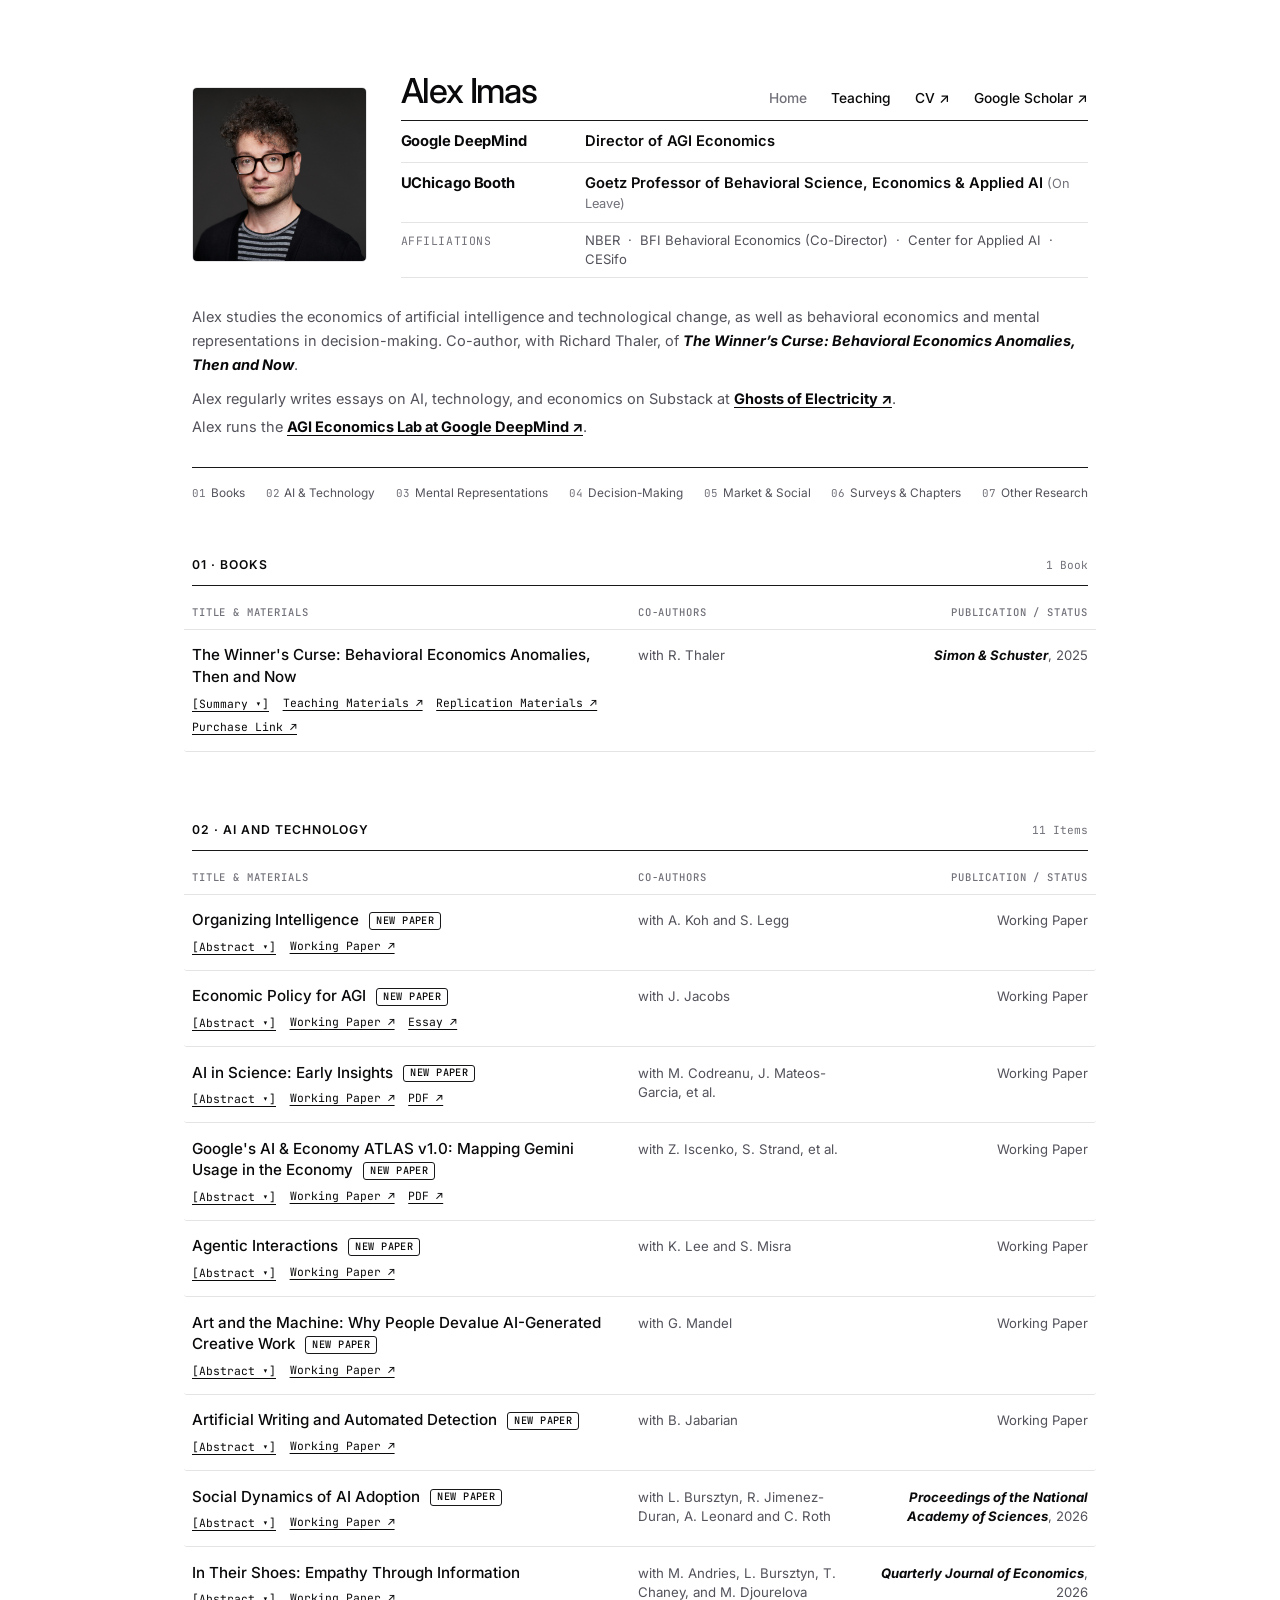
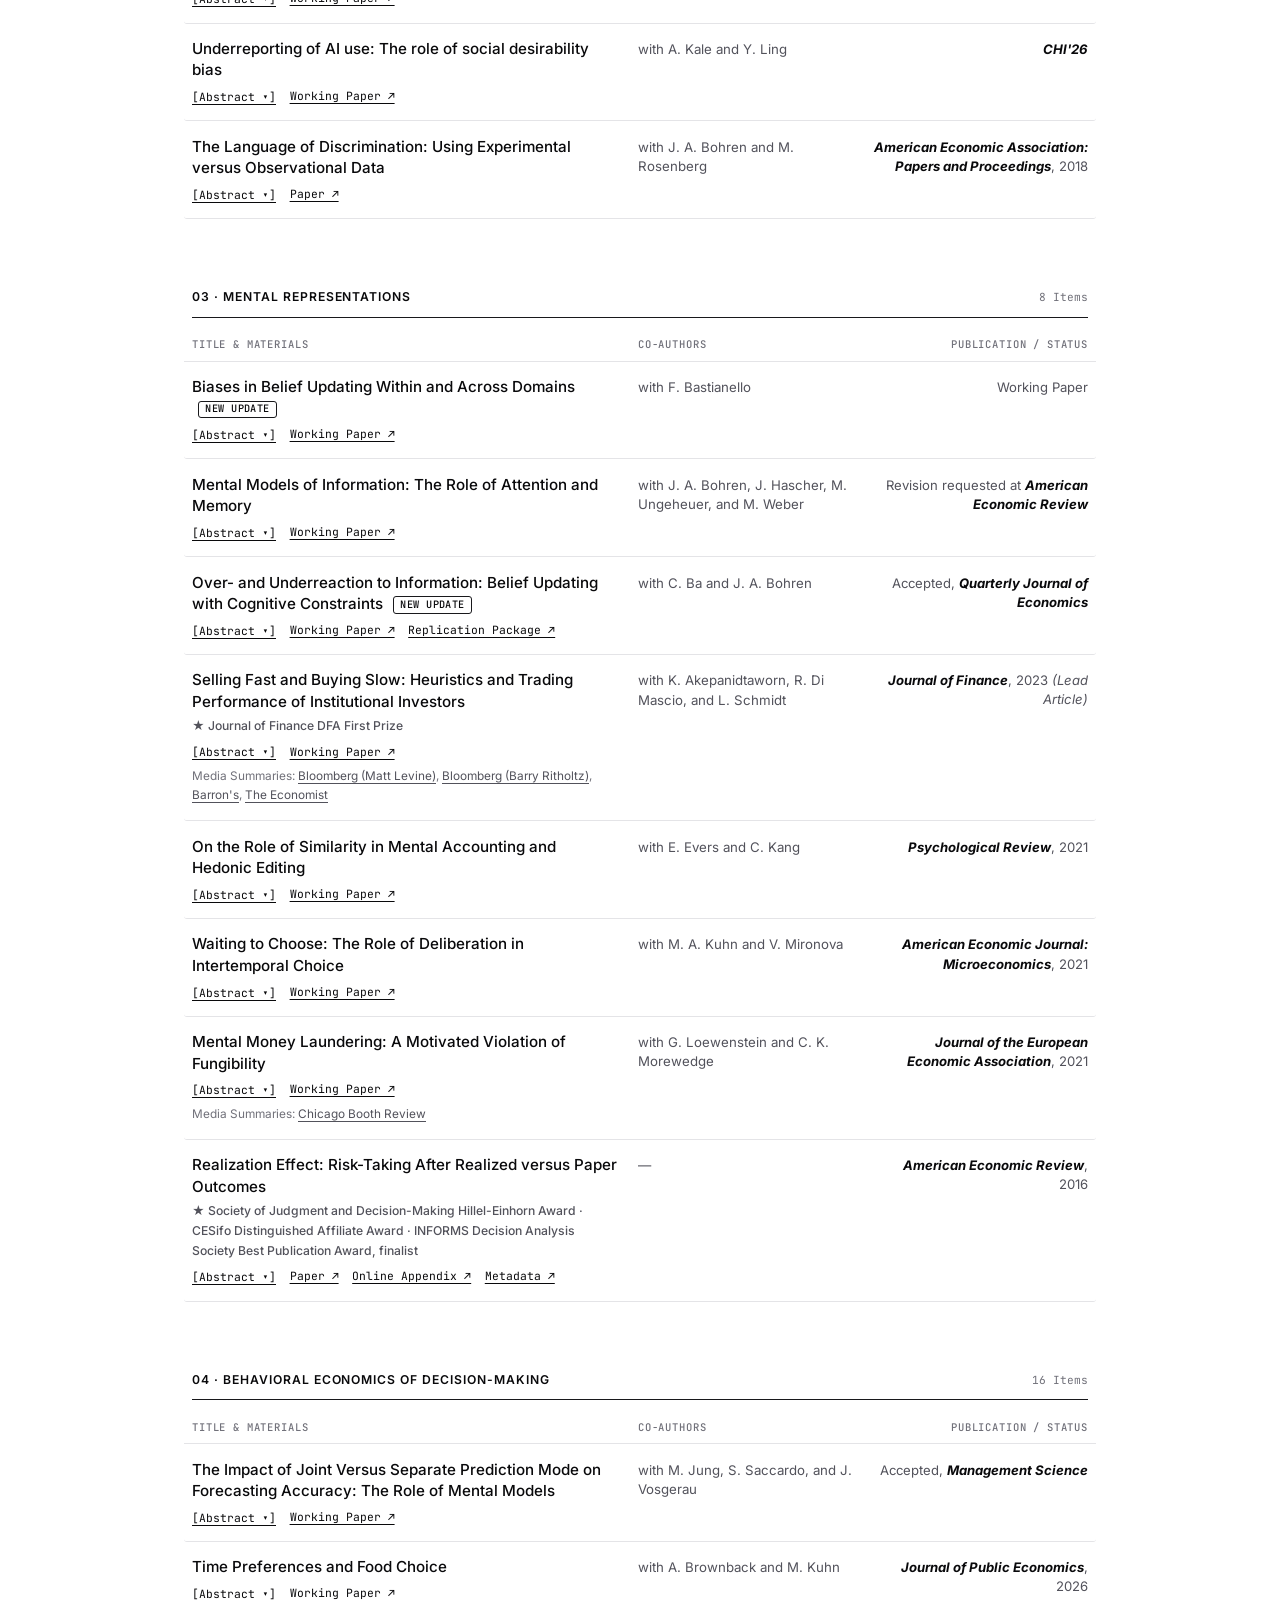
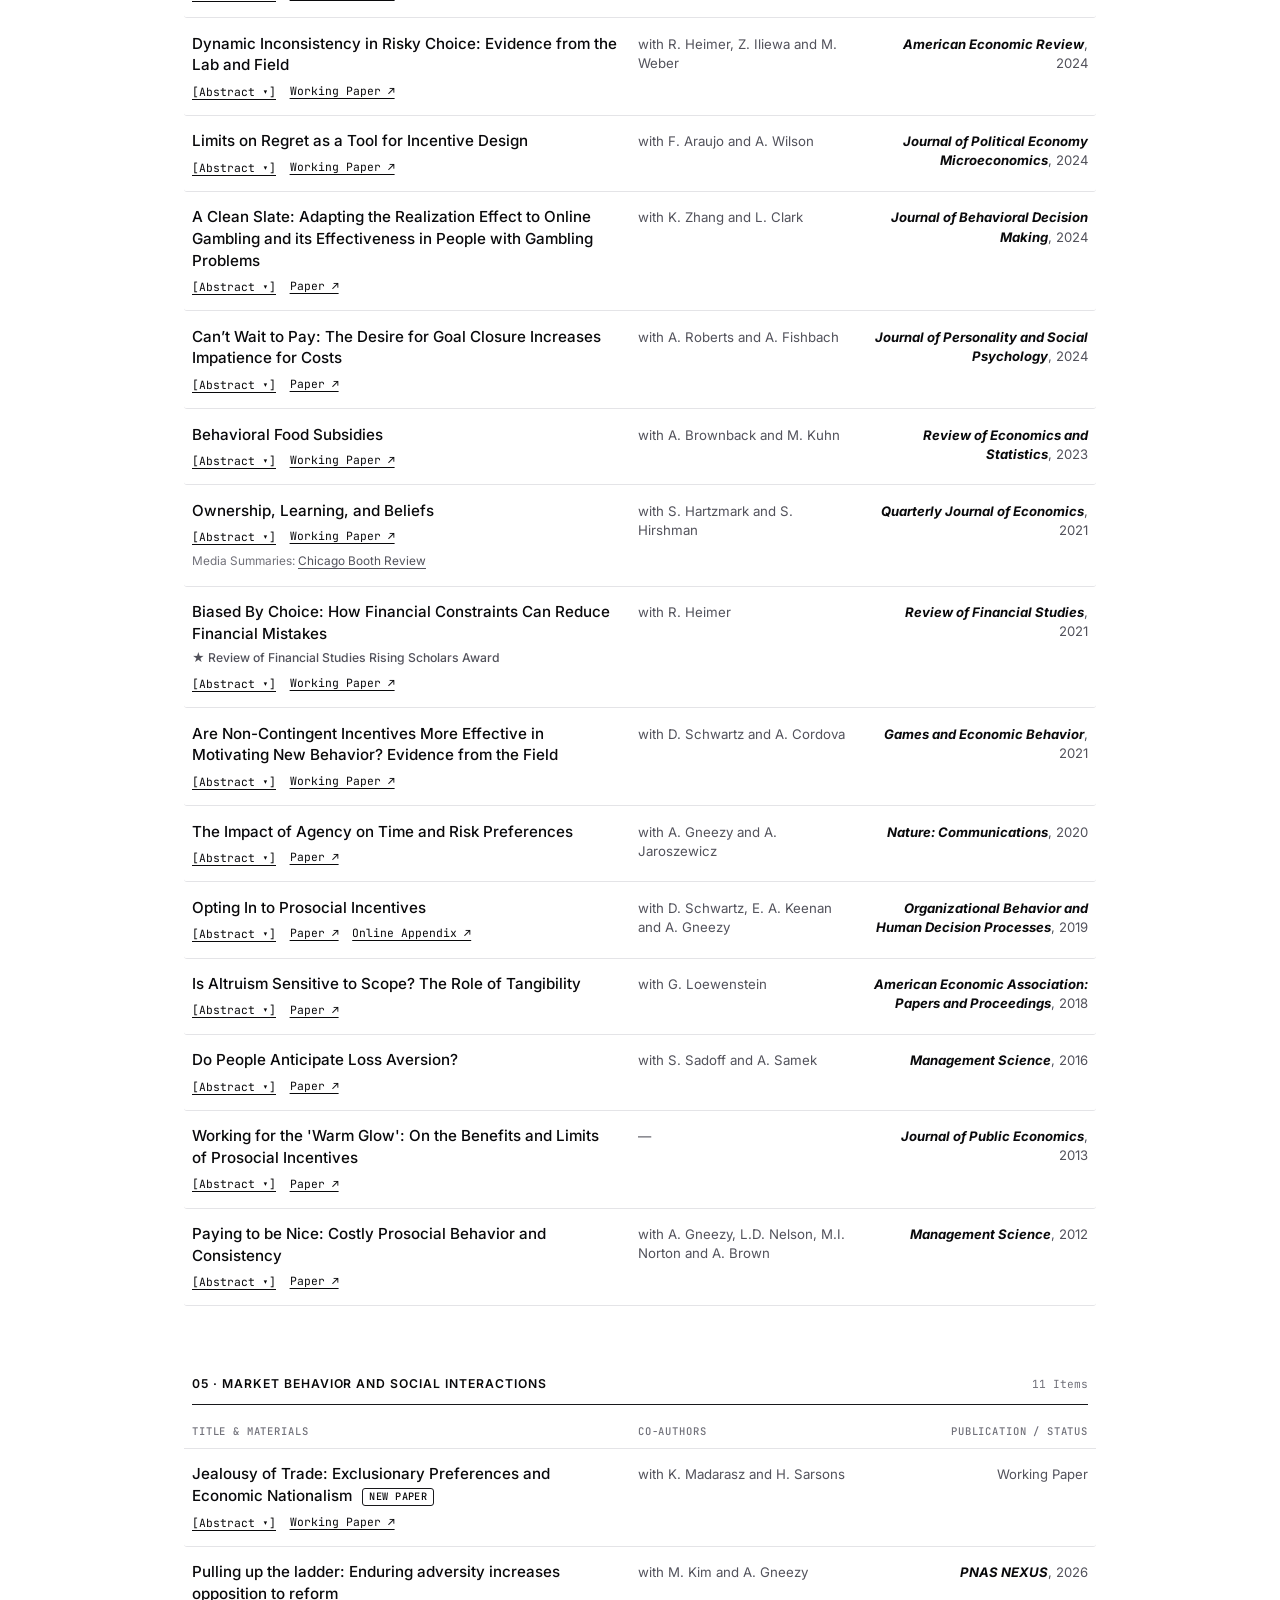
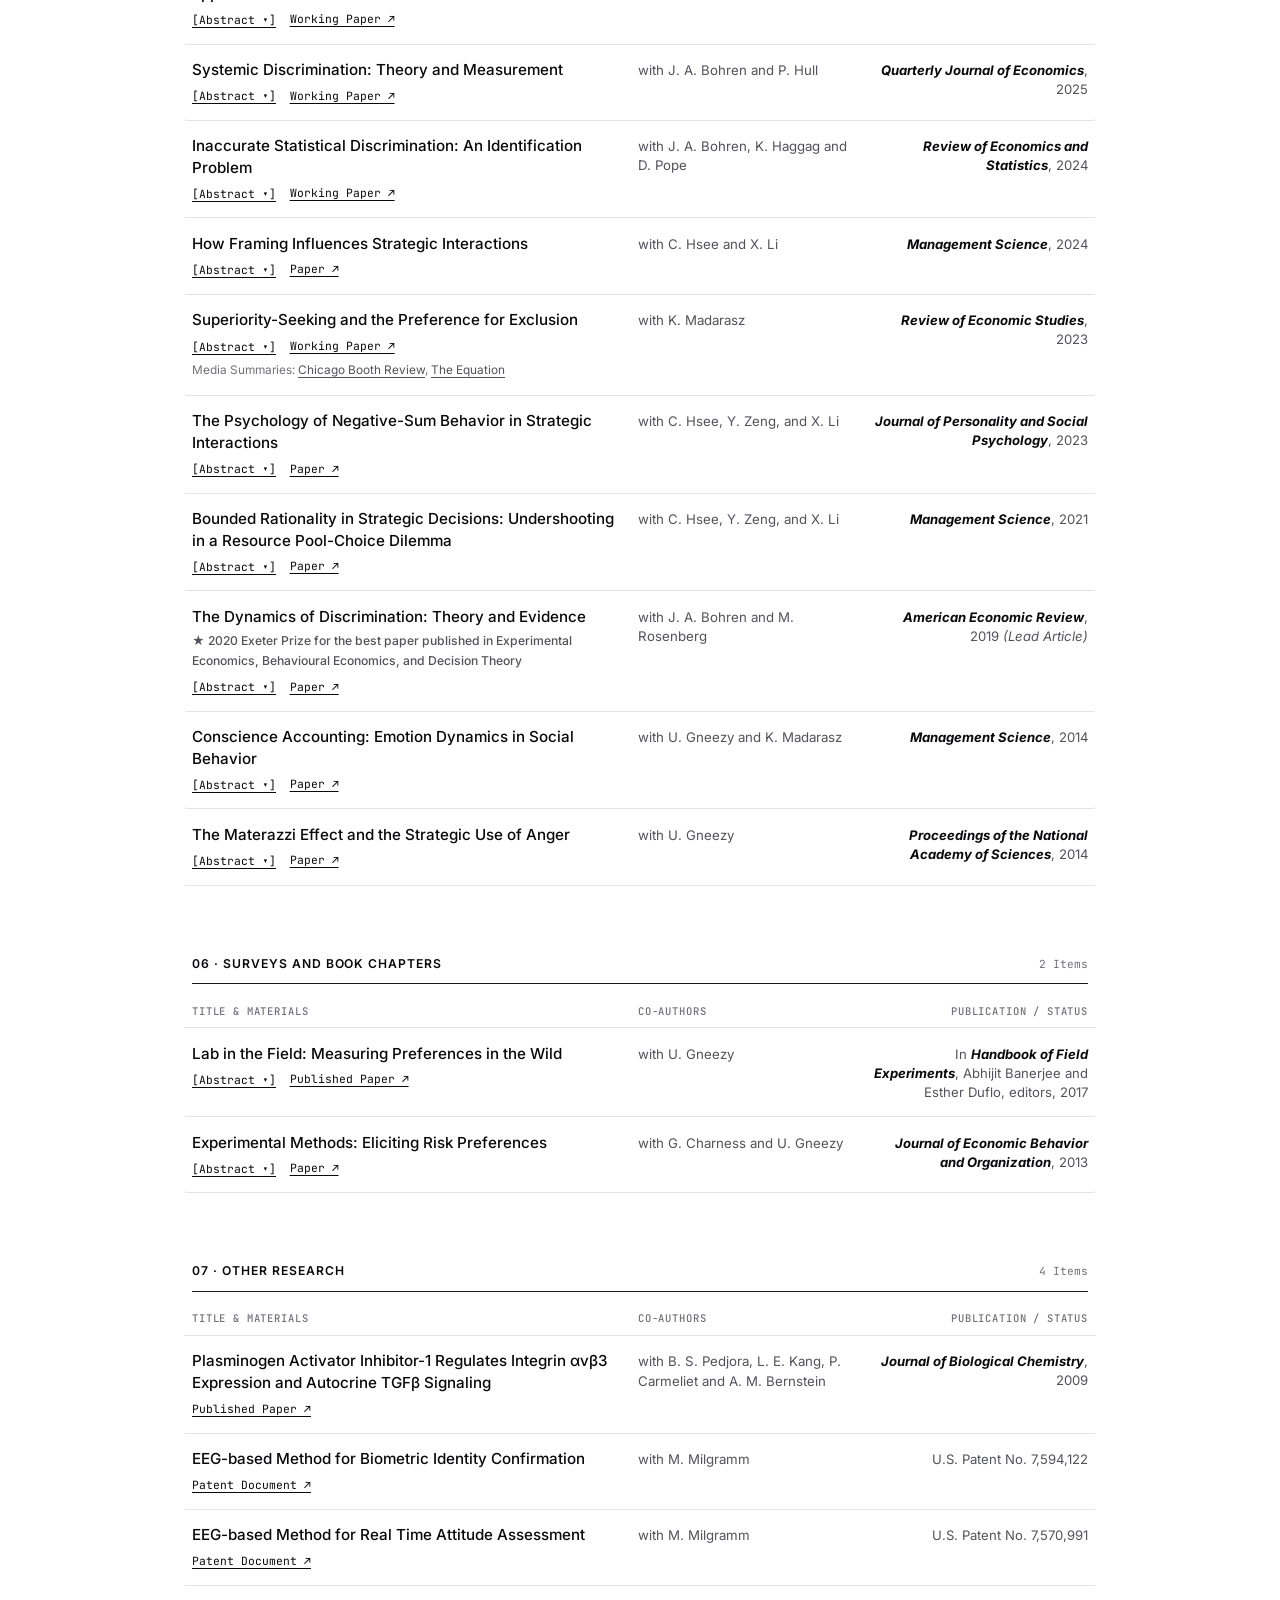
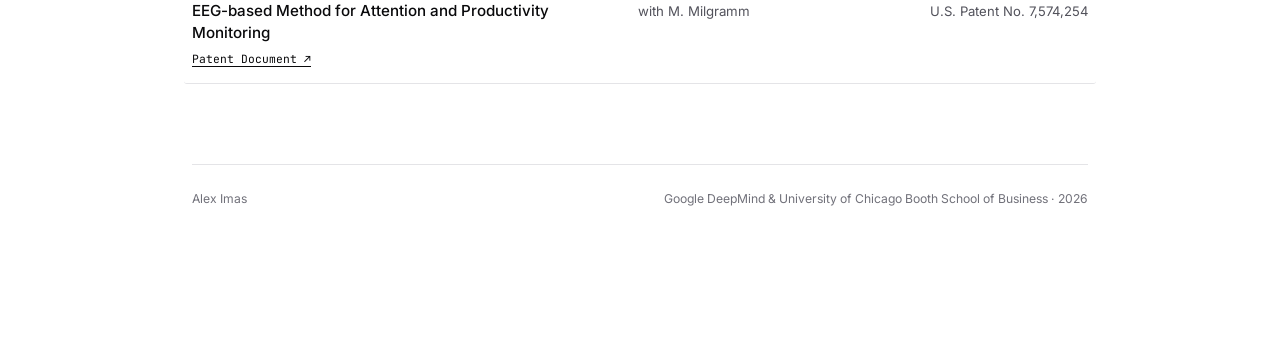
<file: index.html>
<!DOCTYPE html>
<html lang="en" data-design="index">
<head>
  <meta charset="UTF-8" />
  <meta name="viewport" content="width=device-width, initial-scale=1.0" />
  <title>Alex Imas</title>
  <meta name="description" content="Alex Imas — Director of AGI Economics at Google DeepMind and Roger L. and Rachel M. Goetz Professor of Behavioral Science, Economics, and Applied AI at the University of Chicago Booth School of Business." />
  <link rel="stylesheet" href="static/css/styles.css?v=1793289025" />
</head>
<body>

  <div class="page-shell">
    <!-- Top Header / Profile & Bio -->
    <header class="site-intro" id="site-intro"></header>

    <!-- Main Content Column -->
    <main>
      <!-- Dynamic Sections (01 Books through 08 Teaching) -->
      <div id="sections-container"></div>

      <footer class="minimal-footer">
        <span>Alex Imas</span>
        <span>Google DeepMind &amp; University of Chicago Booth School of Business · 2026</span>
      </footer>
    </main>
  </div>

  <script src="static/js/data.js?v=1793289025"></script>
  <script src="static/js/app.js?v=1793289025"></script>
</body>
</html>
</file>
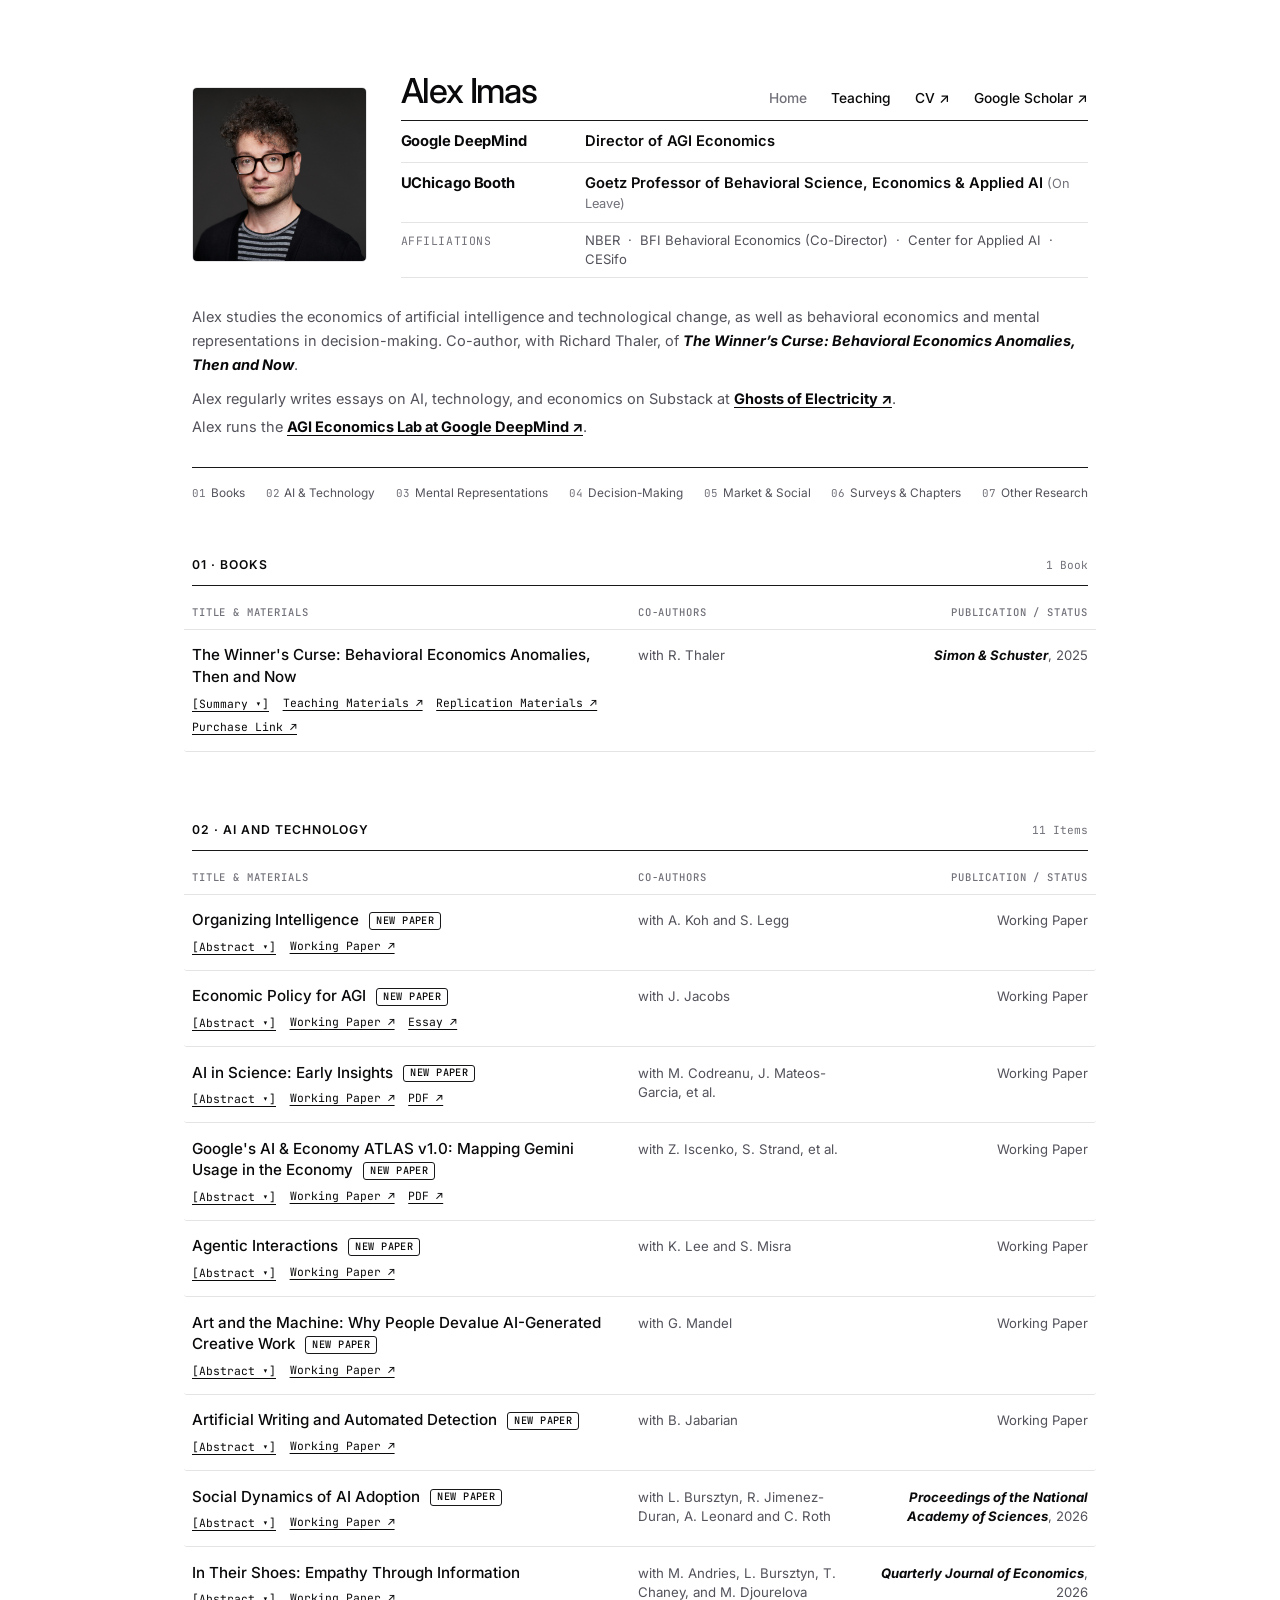
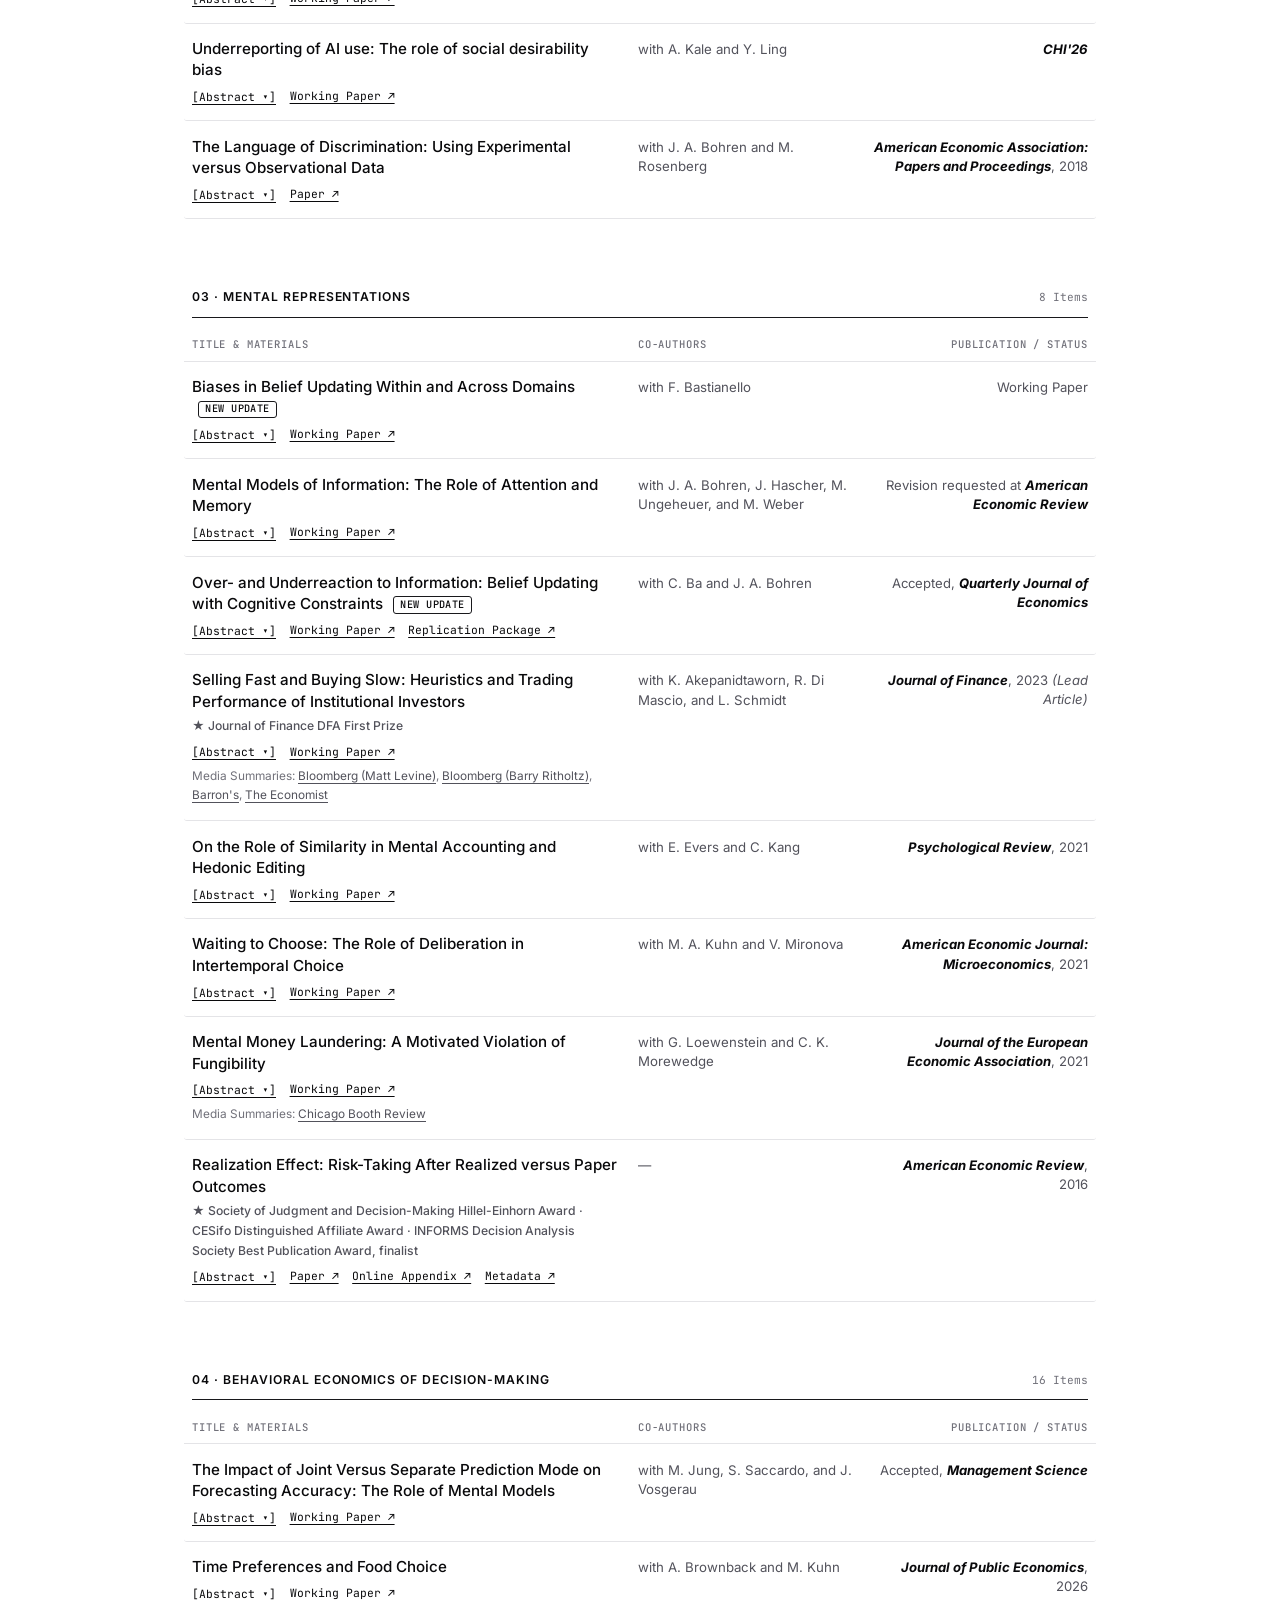
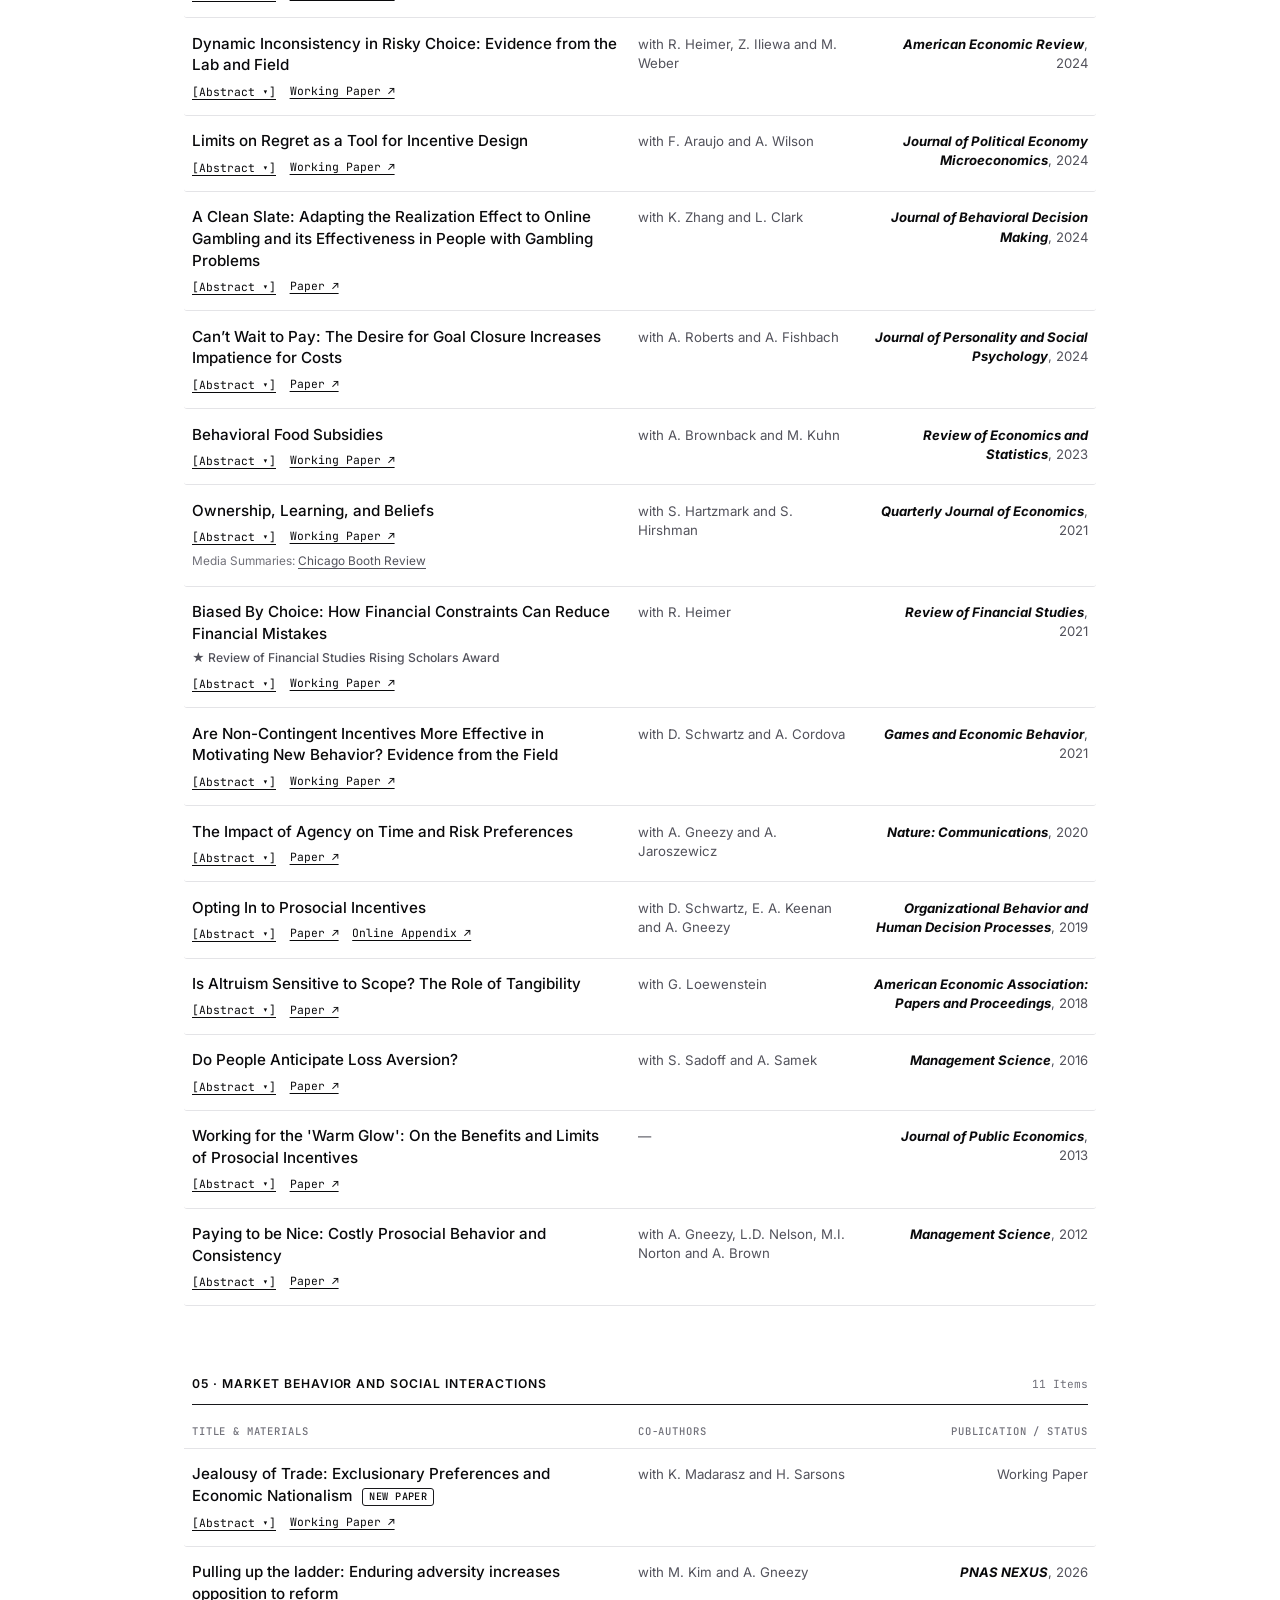
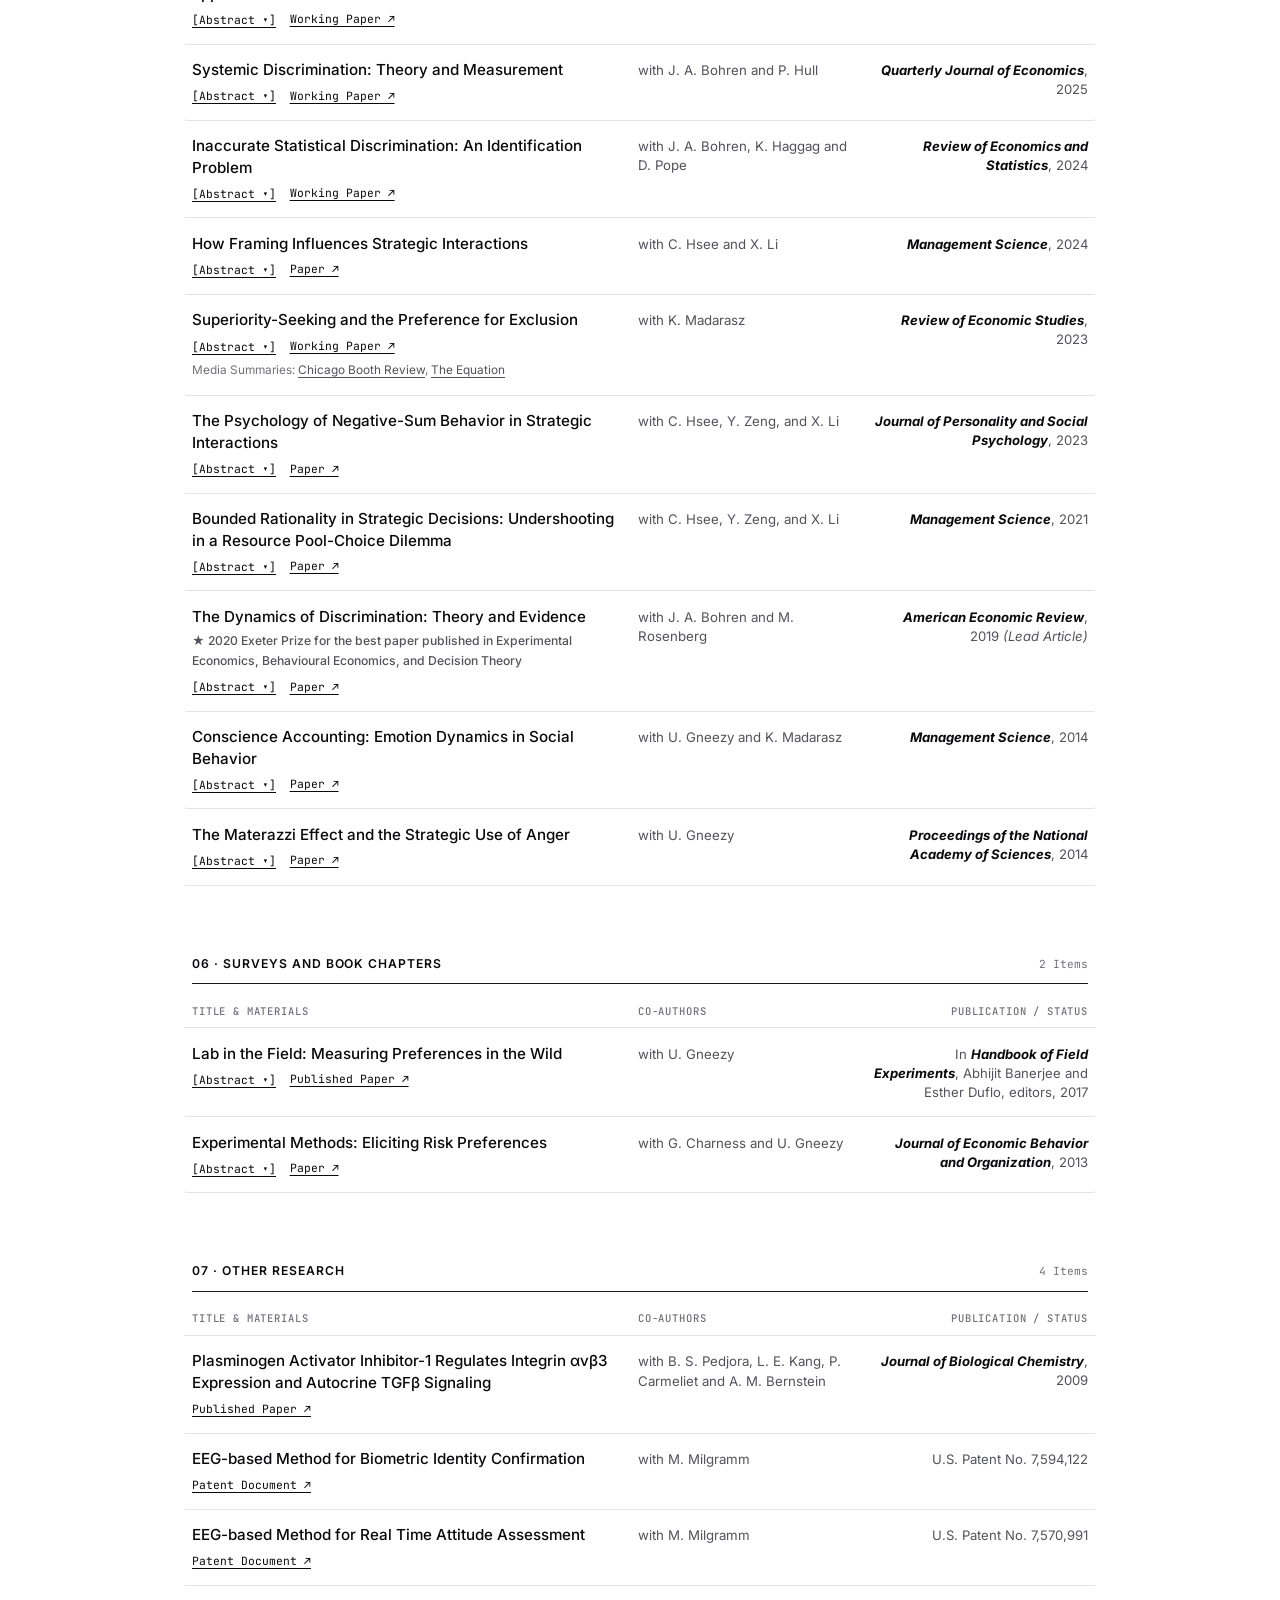
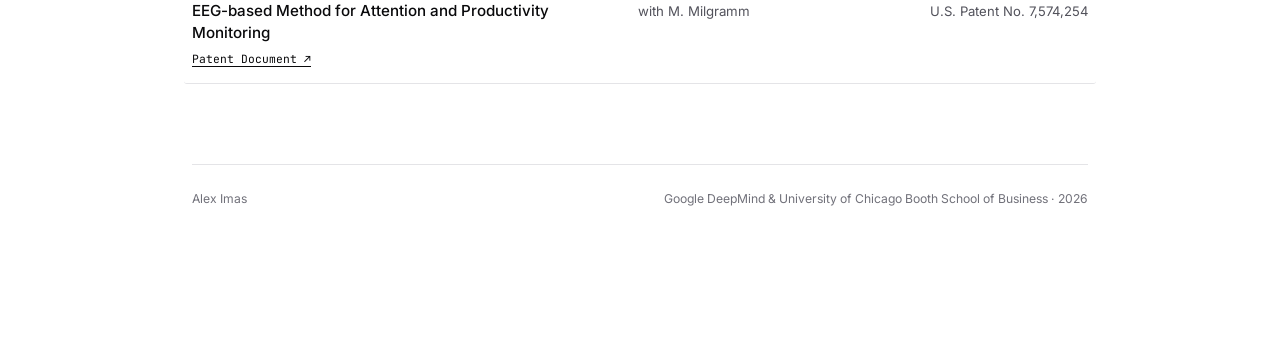
<file: home-1/index.html>
<!DOCTYPE html>
<html lang="en">
<head>
  <meta charset="UTF-8" />
  <meta http-equiv="refresh" content="0; url=/" />
  <title>Alex Imas</title>
  <script>window.location.replace("/");</script>
</head>
<body>
  <p>Redirecting to <a href="/">Alex Imas</a>...</p>
</body>
</html>
</file>
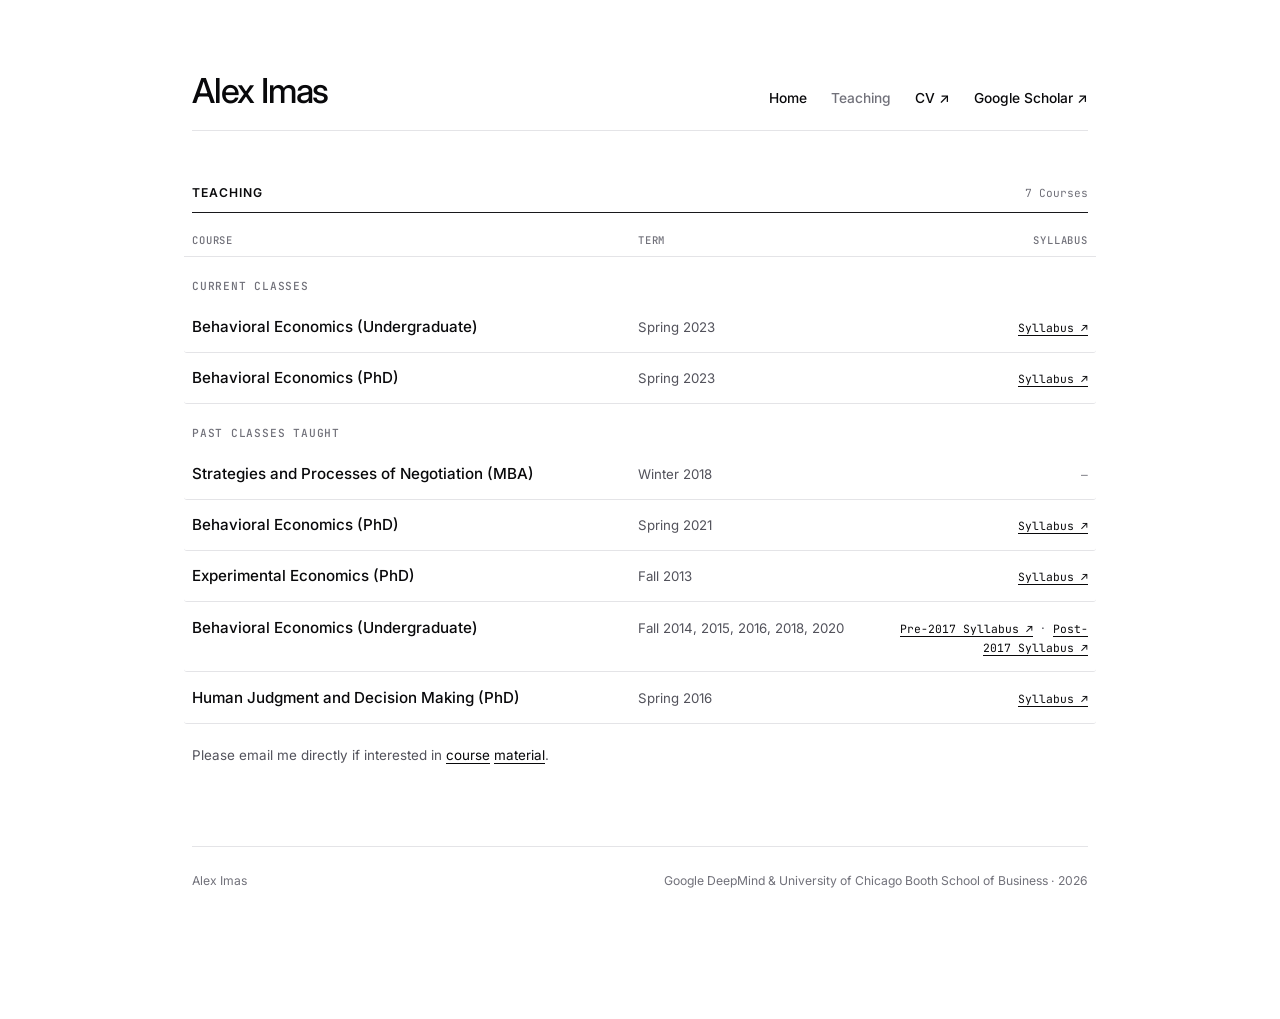
<file: new-page/index.html>
<!DOCTYPE html>
<html lang="en">
<head>
  <meta charset="UTF-8" />
  <meta http-equiv="refresh" content="0; url=/#teaching" />
  <title>Teaching — Alex Imas</title>
  <script>window.location.replace("/#teaching");</script>
</head>
<body>
  <p>Redirecting to <a href="/#teaching">Teaching — Alex Imas</a>...</p>
</body>
</html>
</file>
<file: static/css/styles.css>
@import url('https://fonts.googleapis.com/css2?family=Instrument+Serif:ital@0;1&family=Inter:wght@300;400;500;600&family=JetBrains+Mono:wght@400;500&family=Newsreader:ital,opsz,wght@0,6..72,300;0,6..72,400;0,6..72,500;1,6..72,400&display=swap');

/* ============================================================================
   ALEX IMAS — PERSONAL ACADEMIC WEBSITE (www.aleximas.com)
   SWISS TYPOGRAPHIC INDEX THEME (Matching AGI Economics Lab @GoogleDeepMind)
   ============================================================================ */

:root,
[data-design="index"] {
  --bg: #FFFFFF;
  --bg-hover: #F7F7F8;
  --text: #09090B;
  --text-secondary: #52525B;
  --text-muted: #71717A;
  --accent: #09090B;
  --rule: #E4E4E7;
  --rule-strong: #18181B;
  --font-heading: 'Inter', -apple-system, BlinkMacSystemFont, sans-serif;
  --font-body: 'Inter', -apple-system, BlinkMacSystemFont, sans-serif;
  --font-sans: 'Inter', -apple-system, BlinkMacSystemFont, sans-serif;
  --font-mono: 'JetBrains Mono', monospace;
  --container-width: 960px;
  --body-size: 0.94rem;
}

*, *::before, *::after {
  box-sizing: border-box;
  margin: 0;
  padding: 0;
}

html {
  scroll-behavior: smooth;
  font-size: 16px;
  -webkit-font-smoothing: antialiased;
  -moz-osx-font-smoothing: grayscale;
}

body {
  background-color: var(--bg);
  color: var(--text);
  font-family: var(--font-body);
  font-size: var(--body-size);
  line-height: 1.65;
  padding-bottom: 6rem;
}

a {
  color: inherit;
  text-decoration: none;
}

/* ============================================================================
   LAYOUT CONTAINER
   ============================================================================ */
.page-shell {
  max-width: var(--container-width);
  margin: 0 auto;
  padding: 4.5rem 2rem 2rem;
}

/* ============================================================================
   TOP BAR / HEADER PROFILE
   ============================================================================ */
.site-intro {
  margin-bottom: 3.25rem;
}

.profile-grid {
  display: grid;
  grid-template-columns: 175px 1fr;
  gap: 2.1rem;
  align-items: center;
  margin-bottom: 1.55rem;
}

.profile-portrait {
  width: 175px;
  height: 175px;
  object-fit: cover;
  object-position: center top;
  border-radius: 5px;
  border: 1px solid var(--rule);
  filter: grayscale(10%) contrast(1.02);
  transition: filter 0.2s ease;
}

.profile-portrait:hover {
  filter: grayscale(0%);
}

.profile-meta {
  min-width: 0;
}

.name-contact-row {
  display: flex;
  justify-content: space-between;
  align-items: baseline;
  flex-wrap: wrap;
  gap: 0.75rem;
  margin-bottom: 0.65rem;
}

.author-title {
  font-family: var(--font-heading);
  font-size: clamp(1.75rem, 3vw, 2.15rem);
  font-weight: 500;
  letter-spacing: -0.035em;
  line-height: 1.1;
  font-optical-sizing: auto;
  font-feature-settings: "kern" 1, "liga" 1;
}

.site-top-nav {
  display: flex;
  align-items: center;
  gap: 1.5rem;
  font-family: var(--font-sans);
  font-size: 0.86rem;
}

.site-nav-item {
  color: var(--text);
  font-weight: 500;
  white-space: nowrap;
  transition: color 0.15s ease, opacity 0.15s ease;
}

.site-nav-item:hover {
  text-decoration: underline;
  text-underline-offset: 4px;
}

.site-nav-item.active-page {
  color: var(--text-muted);
  font-weight: 500;
  text-decoration: none;
}

.teaching-page-topbar {
  display: flex;
  justify-content: space-between;
  align-items: baseline;
  flex-wrap: wrap;
  gap: 1rem;
  padding-bottom: 1.25rem;
  border-bottom: 1px solid var(--rule);
}

.teaching-page-topbar .author-title a:hover {
  opacity: 0.75;
}

.swiss-ledger {
  border-top: 1px solid var(--rule-strong);
}

.ledger-row {
  display: grid;
  grid-template-columns: 168px 1fr;
  gap: 1rem;
  padding: 0.5rem 0;
  border-bottom: 1px solid var(--rule);
  align-items: baseline;
}

.ledger-primary .ledger-inst {
  font-size: 0.92rem;
  font-weight: 700;
  color: var(--text);
  letter-spacing: -0.008em;
}

.ledger-primary .ledger-inst a:hover {
  text-decoration: underline;
  text-underline-offset: 3px;
}

.ledger-primary .ledger-role {
  font-size: 0.92rem;
  font-weight: 600;
  color: var(--text);
  line-height: 1.4;
}

.ledger-secondary .ledger-inst {
  font-family: var(--font-mono);
  font-size: 0.72rem;
  text-transform: uppercase;
  letter-spacing: 0.05em;
  color: var(--text-muted);
}

.ledger-secondary .ledger-role {
  font-size: 0.82rem;
  color: var(--text-secondary);
  line-height: 1.45;
}

.ledger-secondary .ledger-role a:hover {
  color: var(--text);
  text-decoration: underline;
  text-underline-offset: 3px;
}

.leave-tag {
  font-weight: 400;
  color: var(--text-muted);
  font-size: 0.8rem;
}

/* ============================================================================
   BIOGRAPHY BLOCK
   ============================================================================ */
.bio-block {
  padding-top: 0.15rem;
}

.bio-prose {
  width: 100%;
}

.bio-prose p {
  font-size: 0.91rem;
  color: var(--text-secondary);
  line-height: 1.65;
  margin-bottom: 0.65rem;
}

.bio-prose p:last-child {
  margin-bottom: 0;
}

.bio-prose em {
  color: var(--text);
  font-style: italic;
}

.bio-prose a {
  color: var(--text);
  text-decoration: underline;
  text-underline-offset: 3px;
  text-decoration-color: var(--rule-strong);
}

.bio-prose a:hover {
  text-decoration-color: var(--text);
}

.featured-lines {
  margin-top: 0.7rem;
  display: flex;
  flex-direction: column;
  gap: 0.35rem;
}

.featured-line-item {
  font-size: 0.91rem;
  color: var(--text-secondary);
  line-height: 1.55;
}

.featured-line-item a {
  color: var(--text);
  font-weight: 600;
  text-decoration: underline;
  text-underline-offset: 3px;
  text-decoration-color: var(--text);
  transition: opacity 0.15s ease;
}

.featured-line-item a:hover {
  opacity: 0.72;
}

/* ============================================================================
   MINIMAL NAVIGATION BAR
   ============================================================================ */
.minimal-nav {
  margin-top: 1.75rem;
  padding-top: 1rem;
  border-top: 1px solid var(--rule-strong);
  display: flex;
  flex-wrap: wrap;
  justify-content: space-between;
  gap: 0.4rem 0.55rem;
  font-family: var(--font-sans);
  font-size: 0.74rem;
  color: var(--text-secondary);
}

.minimal-nav a {
  transition: color 0.15s ease;
}

.minimal-nav a:hover {
  color: var(--text);
  text-decoration: underline;
  text-underline-offset: 4px;
}

.nav-num {
  font-family: var(--font-mono);
  font-size: 0.68rem;
  color: var(--text-muted);
  margin-right: 0.3rem;
}

/* ============================================================================
   CATEGORY FILTER & SEARCH BAR
   ============================================================================ */
.controls-bar {
  display: flex;
  align-items: center;
  justify-content: space-between;
  flex-wrap: wrap;
  gap: 0.85rem;
  margin-bottom: 2.75rem;
  padding-bottom: 1rem;
  border-bottom: 1px solid var(--rule);
}

.topic-filter-bar {
  display: flex;
  align-items: center;
  flex-wrap: wrap;
  gap: 0.38rem;
}

.topic-filter-label {
  font-family: var(--font-mono);
  font-size: 0.68rem;
  text-transform: uppercase;
  letter-spacing: 0.06em;
  color: var(--text-muted);
  margin-right: 0.3rem;
}

.topic-tag {
  display: inline-block;
  font-family: var(--font-sans);
  font-size: 0.72rem;
  font-weight: 500;
  color: var(--text-secondary);
  background: transparent;
  border: 1px solid var(--rule-strong);
  padding: 0.18rem 0.55rem;
  border-radius: 999px;
  white-space: nowrap;
  cursor: pointer;
  transition: all 0.15s ease;
}

.topic-tag:hover {
  color: var(--text);
  border-color: var(--text);
}

.topic-tag.active-topic {
  background: var(--text);
  color: var(--bg);
  border-color: var(--text);
}

.utility-actions {
  display: flex;
  align-items: center;
  gap: 0.65rem;
}

.search-input {
  font-family: var(--font-sans);
  font-size: 0.76rem;
  color: var(--text);
  background: var(--bg);
  border: 1px solid var(--rule);
  border-radius: 999px;
  padding: 0.24rem 0.75rem;
  width: 190px;
  outline: none;
  transition: border-color 0.15s ease;
}

.search-input:focus {
  border-color: var(--rule-strong);
}

.expand-all-btn {
  background: transparent;
  border: 1px solid var(--rule);
  color: var(--text-secondary);
  font-family: var(--font-mono);
  font-size: 0.68rem;
  padding: 0.24rem 0.6rem;
  border-radius: 999px;
  cursor: pointer;
  transition: all 0.15s ease;
}

.expand-all-btn:hover {
  color: var(--text);
  border-color: var(--rule-strong);
}

/* ============================================================================
   SECTIONS & SWISS TABULAR GRID
   ============================================================================ */
.minimal-section {
  margin-bottom: 4.25rem;
}

.section-head {
  display: flex;
  justify-content: space-between;
  align-items: baseline;
  padding-bottom: 0.6rem;
  border-bottom: 1px solid var(--rule-strong);
  margin-bottom: 1.15rem;
}

.section-label {
  font-family: var(--font-sans);
  font-size: 0.76rem;
  font-weight: 600;
  text-transform: uppercase;
  letter-spacing: 0.08em;
  color: var(--text);
}

.section-meta {
  font-family: var(--font-mono);
  font-size: 0.7rem;
  color: var(--text-muted);
}

.writing-table-head {
  display: grid;
  gap: 1.25rem;
  padding: 0 0.5rem 0.45rem;
  margin: 0 -0.5rem;
  border-bottom: 1px solid var(--rule);
  font-family: var(--font-mono);
  font-size: 0.66rem;
  font-weight: 500;
  text-transform: uppercase;
  letter-spacing: 0.08em;
  color: var(--text-muted);
}

.research-grid {
  grid-template-columns: minmax(0, 52%) minmax(0, 24%) minmax(0, 24%);
}

.teaching-grid {
  grid-template-columns: minmax(0, 52%) minmax(0, 24%) minmax(0, 24%);
}

.writing-table-head > div:last-child {
  text-align: right;
}

.writing-list {
  display: flex;
  flex-direction: column;
}

.writing-row {
  padding: 0.9rem 0.5rem;
  margin: 0 -0.5rem;
  border-bottom: 1px solid var(--rule);
  border-radius: 3px;
  transition: background-color 0.15s ease;
}

.writing-row:hover {
  background-color: var(--bg-hover);
}

.writing-main {
  display: grid;
  gap: 1.25rem;
  align-items: baseline;
}

.writing-main.has-abstract {
  cursor: pointer;
}

.writing-title-col {
  min-width: 0;
}

.writing-title {
  font-family: var(--font-heading);
  font-size: 0.95rem;
  font-weight: 500;
  color: var(--text);
  line-height: 1.42;
}

.writing-row:hover .writing-main.has-abstract .writing-title {
  text-decoration: underline;
  text-underline-offset: 3px;
  text-decoration-thickness: 1px;
}

.item-badge {
  display: inline-block;
  font-family: var(--font-mono);
  font-size: 0.64rem;
  font-weight: 500;
  text-transform: uppercase;
  letter-spacing: 0.04em;
  color: var(--text);
  border: 1px solid var(--rule-strong);
  padding: 0.04rem 0.38rem;
  border-radius: 3px;
  margin-left: 0.4rem;
  vertical-align: middle;
}

.award-line {
  margin-top: 0.25rem;
  font-family: var(--font-sans);
  font-size: 0.76rem;
  font-weight: 500;
  color: var(--text-secondary);
}

.inline-links-bar {
  margin-top: 0.38rem;
  display: flex;
  flex-wrap: wrap;
  align-items: center;
  gap: 0.35rem 0.85rem;
  font-family: var(--font-mono);
  font-size: 0.71rem;
}

.inline-link,
.abstract-toggle-btn {
  background: none;
  border: none;
  padding: 0;
  font-family: var(--font-mono);
  font-size: 0.71rem;
  color: var(--text);
  text-decoration: underline;
  text-underline-offset: 3px;
  cursor: pointer;
}

.inline-link:hover,
.abstract-toggle-btn:hover {
  opacity: 0.7;
}

.media-links-group {
  color: var(--text-muted);
  font-family: var(--font-sans);
  font-size: 0.74rem;
}

.media-links-group a {
  color: var(--text-secondary);
  text-decoration: underline;
  text-underline-offset: 3px;
}

.media-links-group a:hover {
  color: var(--text);
}

.writing-authors {
  font-family: var(--font-sans);
  font-size: 0.83rem;
  color: var(--text-secondary);
  line-height: 1.45;
}

.writing-venue {
  font-family: var(--font-sans);
  font-size: 0.82rem;
  color: var(--text-secondary);
  line-height: 1.45;
  text-align: right;
}

.writing-venue strong {
  font-weight: 700;
  color: var(--text);
}

.writing-venue em {
  font-style: italic;
}

.writing-venue strong em,
.writing-venue em strong {
  font-weight: 700;
  font-style: italic;
  color: var(--text);
}

/* Quiet Literary Margin-Rule Drawer for Abstract & Summary */
.writing-drawer {
  display: none;
  margin: 0.8rem 0 0.2rem 0.15rem;
  padding: 0.15rem 0 0.15rem 1rem;
  border-left: 1.5px solid var(--rule-strong);
  font-size: 0.89rem;
  color: var(--text-secondary);
  max-width: 72ch;
  line-height: 1.66;
}

.writing-drawer p + p {
  margin-top: 0.65rem;
}

.writing-row.expanded .writing-drawer {
  display: block;
}

/* Teaching Subheaders */
.teaching-subhead {
  font-family: var(--font-mono);
  font-size: 0.7rem;
  font-weight: 500;
  text-transform: uppercase;
  letter-spacing: 0.07em;
  color: var(--text-muted);
  margin: 1.25rem 0 0.35rem;
}

.teaching-subhead:first-of-type {
  margin-top: 0.25rem;
}

.teaching-note {
  margin-top: 1.25rem;
  font-size: 0.84rem;
  color: var(--text-secondary);
}

.teaching-note a {
  color: var(--text);
  text-decoration: underline;
  text-underline-offset: 3px;
}

/* ============================================================================
   MICRO-EDIT MODE
   ============================================================================ */
.ref-code {
  display: none;
  font-family: var(--font-mono);
  font-size: 0.66rem;
  font-weight: 500;
  color: #B45309;
  background: #FEF3C7;
  padding: 0.06rem 0.32rem;
  border-radius: 3px;
  margin-right: 0.4rem;
  vertical-align: baseline;
  user-select: all;
}

body.edit-mode .ref-code {
  display: inline-block;
}

body.edit-mode [data-editable="true"] {
  outline: 1px dashed rgba(180, 83, 9, 0.45);
  outline-offset: 2px;
  border-radius: 2px;
  cursor: text;
}

body.edit-mode [data-editable="true"]:focus {
  outline: 1.5px solid #B45309;
  background: rgba(254, 243, 199, 0.25);
}

.edit-mode-banner {
  display: none;
  position: fixed;
  bottom: 1.25rem;
  left: 50%;
  transform: translateX(-50%);
  z-index: 200;
  background: #18181B;
  color: #FAFAFA;
  font-family: var(--font-sans);
  font-size: 0.78rem;
  padding: 0.55rem 1rem;
  border-radius: 999px;
  align-items: center;
  gap: 1rem;
  box-shadow: 0 8px 24px rgba(0, 0, 0, 0.18);
}

body.edit-mode .edit-mode-banner {
  display: inline-flex;
}

.edit-mode-banner button {
  background: #FAFAFA;
  color: #18181B;
  border: none;
  font-family: var(--font-mono);
  font-size: 0.72rem;
  font-weight: 500;
  padding: 0.28rem 0.7rem;
  border-radius: 999px;
  cursor: pointer;
}

/* ============================================================================
   FOOTER
   ============================================================================ */
.minimal-footer {
  margin-top: 5rem;
  padding-top: 1.5rem;
  border-top: 1px solid var(--rule);
  display: flex;
  justify-content: space-between;
  flex-wrap: wrap;
  gap: 1rem;
  font-family: var(--font-sans);
  font-size: 0.76rem;
  color: var(--text-muted);
}

/* ============================================================================
   RESPONSIVE
   ============================================================================ */
@media (max-width: 820px) {
  .page-shell {
    padding: 2.25rem 1.25rem 2rem;
  }
  .profile-grid {
    grid-template-columns: 1fr;
    gap: 1.25rem;
  }
  .ledger-row {
    grid-template-columns: 1fr;
    gap: 0.15rem;
  }
  .bio-block {
    grid-template-columns: 1fr;
    gap: 1.25rem;
  }
  .quick-notes {
    border-left: none;
    border-top: 1px solid var(--rule);
    padding-left: 0;
    padding-top: 1rem;
  }
  .writing-table-head {
    display: none;
  }
  .research-grid,
  .teaching-grid {
    grid-template-columns: 1fr;
    gap: 0.25rem;
  }
  .writing-venue {
    text-align: left;
  }
}
</file>
